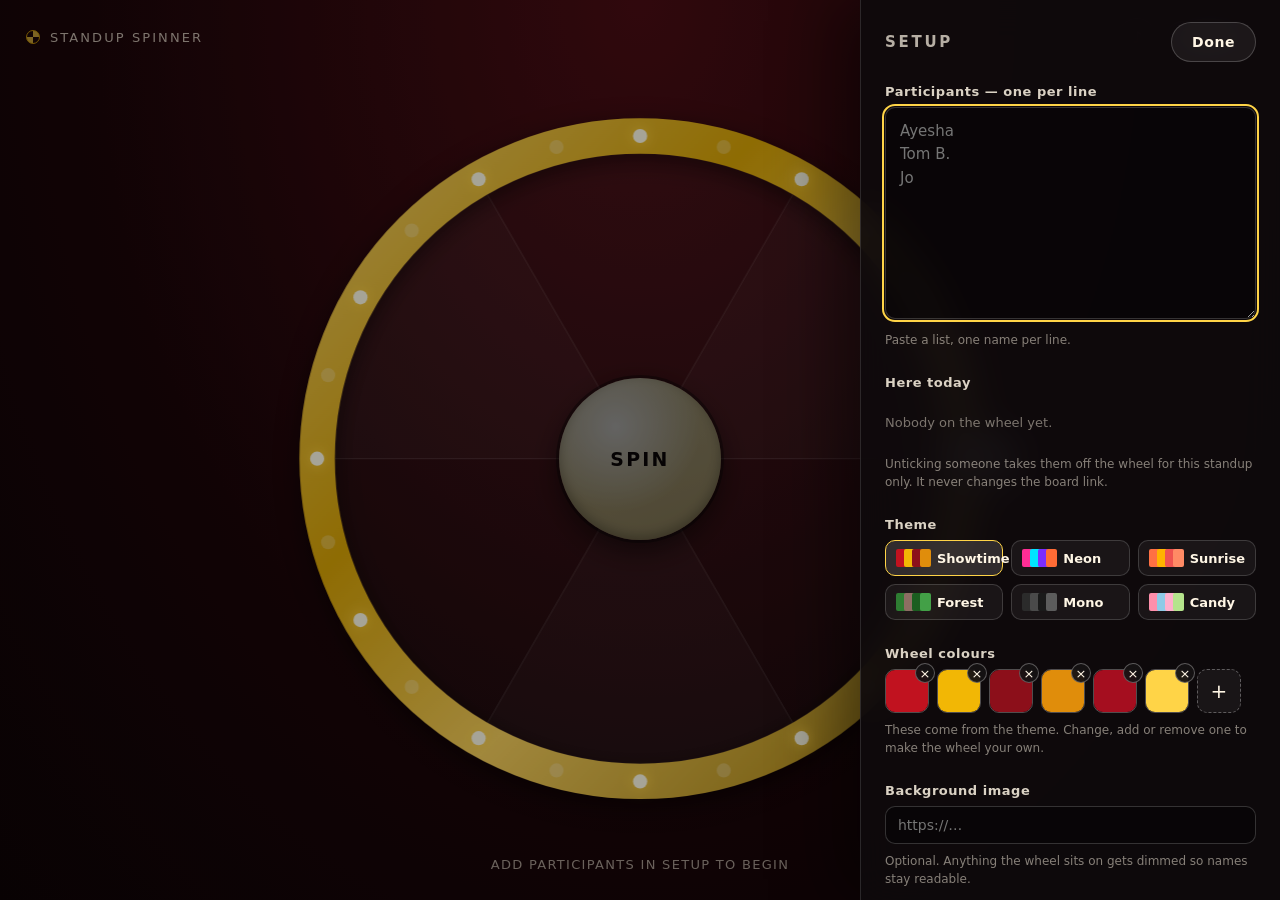
<file: index.html>
<!DOCTYPE html>
<html lang="en">
<head>
<meta charset="utf-8">
<meta name="viewport" content="width=device-width, initial-scale=1, viewport-fit=cover">
<title>Standup Spinner</title>
<meta name="description" content="Spin the wheel to pick who speaks next at standup.">
<link rel="icon" href="data:image/svg+xml,%3Csvg%20xmlns%3D%22http%3A%2F%2Fwww.w3.org%2F2000%2Fsvg%22%20viewBox%3D%220%200%2032%2032%22%3E%3Cpath%20d%3D%22M16%2016L31.00%2016.00A15%2015%200%200%201%2023.50%2028.99Z%22%20fill%3D%22%23c1121f%22%2F%3E%3Cpath%20d%3D%22M16%2016L23.50%2028.99A15%2015%200%200%201%208.50%2028.99Z%22%20fill%3D%22%23f2b705%22%2F%3E%3Cpath%20d%3D%22M16%2016L8.50%2028.99A15%2015%200%200%201%201.00%2016.00Z%22%20fill%3D%22%238c0f1a%22%2F%3E%3Cpath%20d%3D%22M16%2016L1.00%2016.00A15%2015%200%200%201%208.50%203.01Z%22%20fill%3D%22%23e08d0b%22%2F%3E%3Cpath%20d%3D%22M16%2016L8.50%203.01A15%2015%200%200%201%2023.50%203.01Z%22%20fill%3D%22%23a50e1f%22%2F%3E%3Cpath%20d%3D%22M16%2016L23.50%203.01A15%2015%200%200%201%2031.00%2016.00Z%22%20fill%3D%22%23ffd447%22%2F%3E%3Ccircle%20cx%3D%2216%22%20cy%3D%2216%22%20r%3D%2215%22%20fill%3D%22none%22%20stroke%3D%22%23f2b705%22%20stroke-width%3D%222%22%2F%3E%3Ccircle%20cx%3D%2216%22%20cy%3D%2216%22%20r%3D%224.6%22%20fill%3D%22%23ffd447%22%20stroke%3D%22%235e4500%22%20stroke-width%3D%221%22%2F%3E%3C%2Fsvg%3E">
<link rel="stylesheet" href="styles.css">
</head>
<body>
<div id="app" class="state-idle">
  <div class="bg-image" id="bgImage"></div>
  <div class="bg-scrim"></div>

  <header class="topbar">
    <div class="brand">
      <span class="brand-mark" aria-hidden="true"></span>
      <span class="brand-name">Standup Spinner</span>
    </div>
    <div class="topbar-actions">
      <button type="button" class="icon-btn" id="muteToggle" aria-pressed="false"
              aria-label="Mute sound" title="Mute sound"><span id="muteGlyph" aria-hidden="true">♪</span></button>
      <button type="button" class="btn btn-ghost" id="setupToggle" aria-expanded="false" aria-controls="setup">Setup</button>
    </div>
  </header>

  <main class="stage" id="stage">
    <div class="wheel-area">
      <div class="wheel-wrap">
        <canvas id="wheel" aria-hidden="true"></canvas>
        <button id="spinBtn" class="hub" type="button">
          <span class="hub-label">Spin</span>
        </button>
      </div>
      <p class="wheel-caption" id="caption"></p>
      <p class="away-strip" id="awayStrip" hidden></p>
    </div>

    <section class="speaker" id="speaker" aria-labelledby="speakerName">
      <div class="speaker-inner">
        <p class="eyebrow">Now speaking</p>
        <h1 class="speaker-name" id="speakerName"></h1>

        <ul class="prompts" id="prompts"></ul>

        <div class="timer" id="timer">
          <div class="clock" id="clock">0:00</div>
          <div class="track"><div class="fill" id="timerFill"></div></div>
          <div class="timer-controls">
            <button type="button" class="btn btn-primary" id="timerToggle">Start</button>
            <button type="button" class="btn" id="timerReset">Reset</button>
          </div>
        </div>
      </div>
    </section>

    <section class="endcard" id="endcard" aria-labelledby="endTitle">
      <div class="endcard-inner">
        <p class="eyebrow">That's standup</p>
        <h1 class="end-title" id="endTitle"></h1>
        <p class="end-sub" id="endSub"></p>
        <ol class="order" id="order"></ol>
        <div class="end-actions">
          <button type="button" class="btn btn-primary" id="newRound">New round</button>
          <button type="button" class="btn" id="copyLink">Copy board link</button>
        </div>
      </div>
    </section>
  </main>

  <aside class="setup" id="setup" aria-label="Setup" aria-hidden="true">
    <div class="setup-head">
      <h2>Setup</h2>
      <button type="button" class="btn btn-ghost" id="setupClose">Done</button>
    </div>

    <div class="field">
      <label for="roster">Participants — one per line</label>
      <textarea id="roster" rows="8" spellcheck="false" autocomplete="off"
                placeholder="Ayesha&#10;Tom B.&#10;Jo"></textarea>
      <p class="hint" id="rosterHint"></p>
      <p class="warn" id="dupWarn" hidden></p>
    </div>

    <div class="field">
      <p class="field-label">Here today</p>
      <div class="presence" id="presence"></div>
      <p class="hint">Unticking someone takes them off the wheel for this standup only. It never changes the board link.</p>
    </div>

    <div class="field">
      <p class="field-label" id="themeLabel">Theme</p>
      <div class="themes" id="themes" role="radiogroup" aria-labelledby="themeLabel"></div>
    </div>

    <div class="field">
      <p class="field-label" id="coloursLabel">Wheel colours</p>
      <div class="colours" id="colours" role="group" aria-labelledby="coloursLabel"></div>
      <p class="hint" id="coloursHint"></p>
      <button type="button" class="btn btn-small" id="coloursReset" hidden>Back to theme colours</button>
    </div>

    <div class="field">
      <label for="background">Background image</label>
      <input type="url" id="background" placeholder="https://…" spellcheck="false" autocomplete="off">
      <p class="hint" id="backgroundHint">Optional. Anything the wheel sits on gets dimmed so names stay readable.</p>
    </div>

    <div class="field">
      <label for="turnLength">Turn length</label>
      <div class="row">
        <input type="number" id="turnLength" min="15" max="3600" step="15" inputmode="numeric">
        <span class="unit">seconds</span>
      </div>
      <label class="check" for="autoStart">
        <input type="checkbox" id="autoStart">
        <span>Start the clock as soon as the wheel lands</span>
      </label>
    </div>

    <div class="setup-actions">
      <button type="button" class="btn" id="copyLinkSetup">Copy board link</button>
      <button type="button" class="btn btn-quiet" id="startAgain" hidden>Start again</button>
    </div>
    <p class="hint" id="startAgainHint" hidden>Puts everyone back on the wheel and clears the clock. Who's away today stays away.</p>
  </aside>
  <div class="scrim-click" id="setupScrim" hidden></div>

  <canvas class="confetti" id="confetti" aria-hidden="true"></canvas>

  <div class="toast" id="toast" hidden>
    <span id="toastText"></span>
    <button type="button" class="toast-undo" id="toastUndo">Undo</button>
  </div>

  <div class="sr-only" id="announcer" aria-live="polite" role="status"></div>
</div>
<script src="app.js"></script>
</body>
</html>
</file>
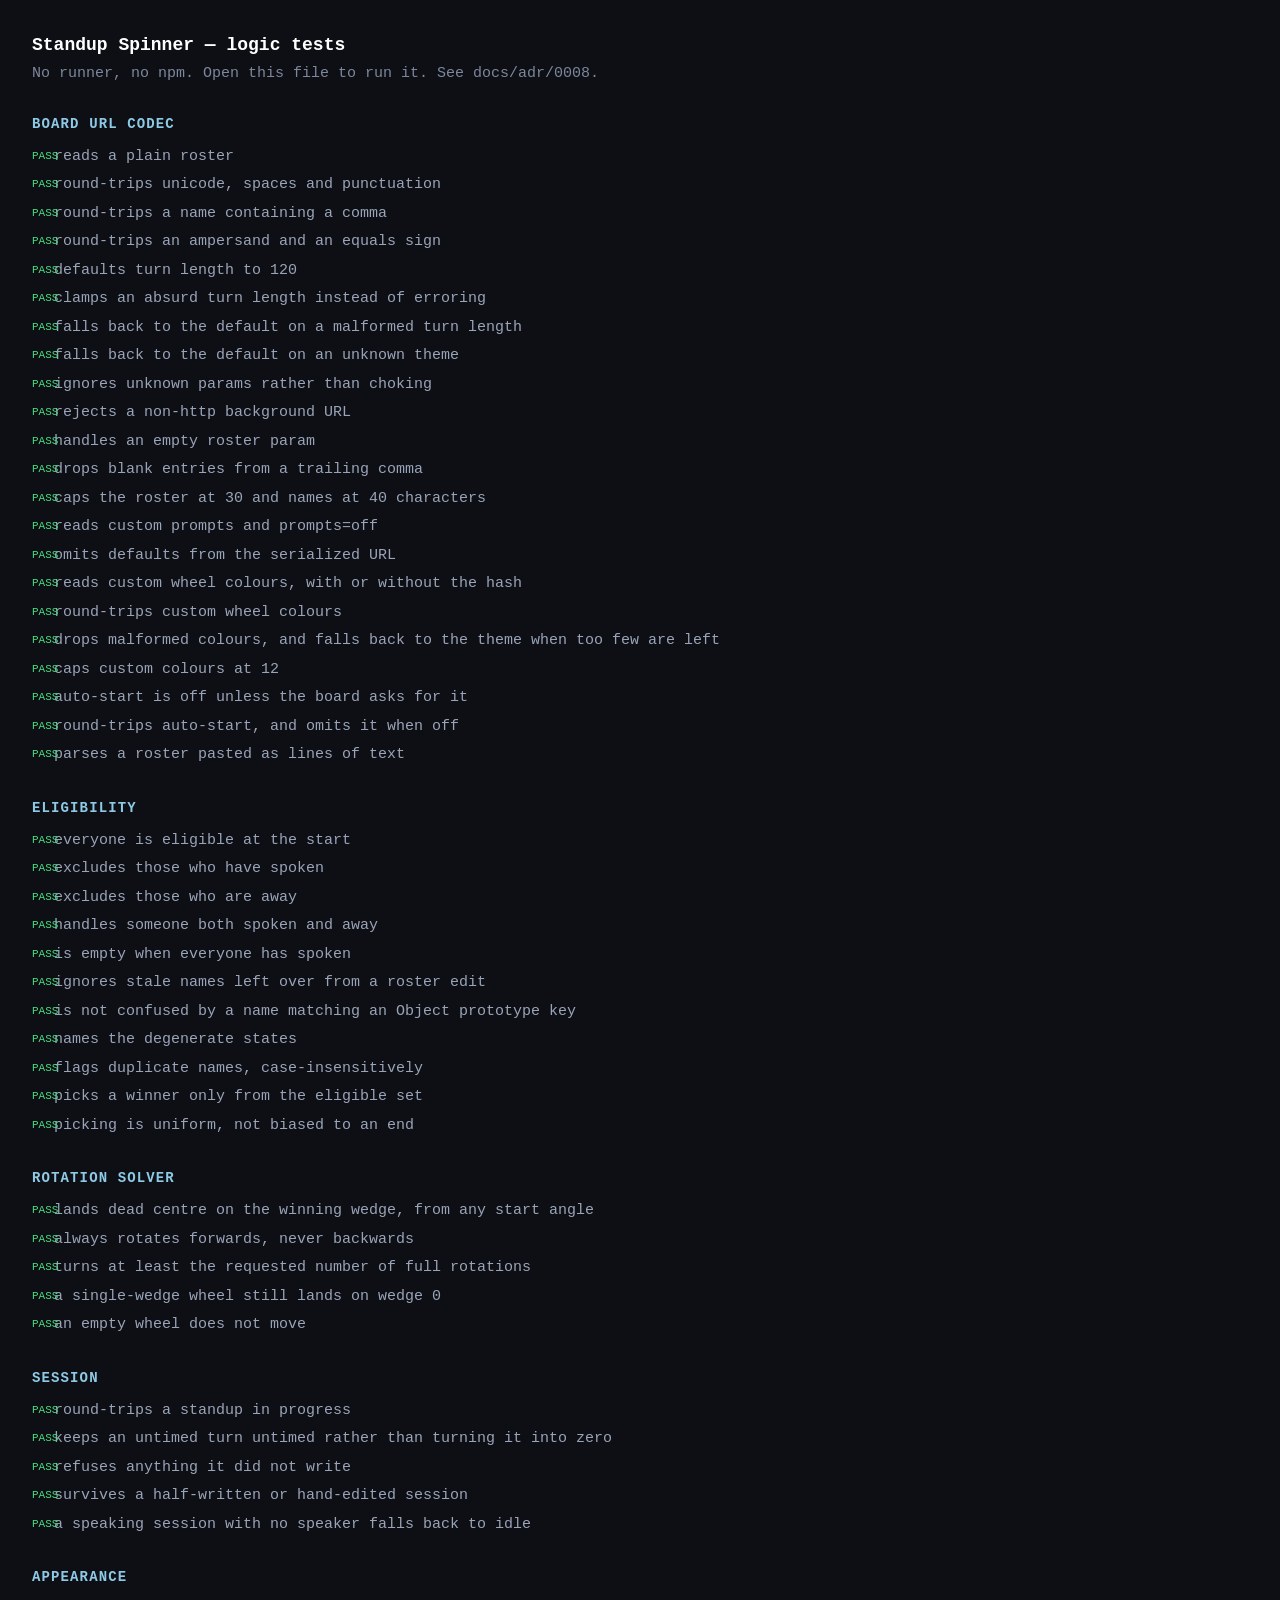
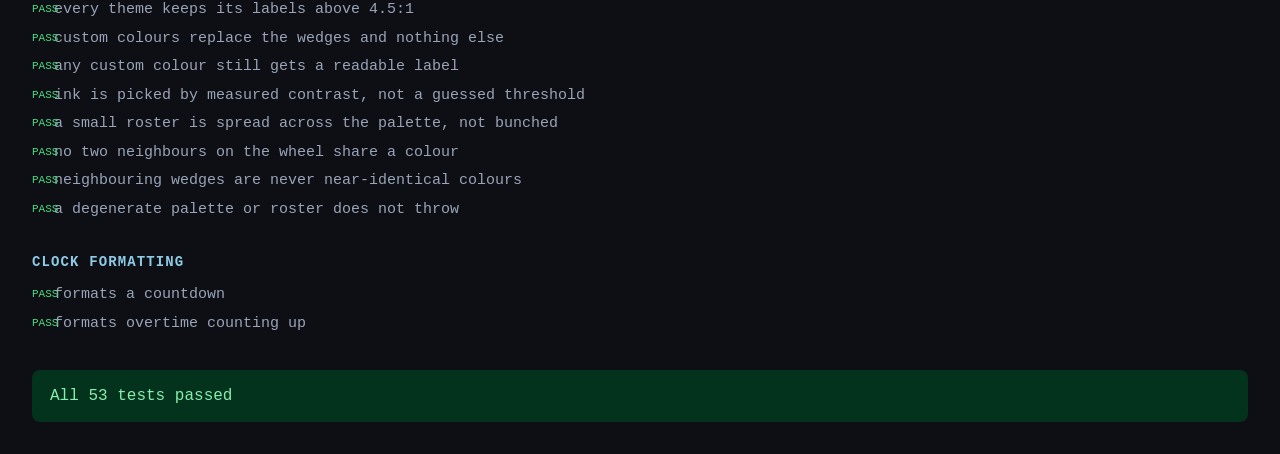
<file: tests.html>
<!DOCTYPE html>
<html lang="en">
<head>
<meta charset="utf-8">
<title>Standup Spinner — tests</title>
<style>
  body { font: 15px/1.5 ui-monospace, SFMono-Regular, Menlo, monospace;
         background: #0d0f14; color: #d7dce5; margin: 0; padding: 32px; }
  h1 { font-size: 18px; margin: 0 0 4px; color: #fff; }
  .sub { color: #7d879c; margin-bottom: 24px; }
  h2 { font-size: 14px; margin: 28px 0 8px; color: #8ecae6; text-transform: uppercase; letter-spacing: .08em; }
  .case { padding: 3px 0 3px 22px; position: relative; }
  .case::before { position: absolute; left: 0; }
  .pass::before { content: "PASS"; color: #4ade80; font-size: 11px; top: 5px; }
  .fail::before { content: "FAIL"; color: #f87171; font-size: 11px; top: 5px; }
  .pass { color: #9aa4b8; }
  .fail { color: #fca5a5; }
  .detail { color: #f87171; padding-left: 22px; font-size: 13px; }
  #summary { margin-top: 32px; padding: 14px 18px; border-radius: 8px; font-size: 16px; }
  .ok { background: #04331d; color: #86efac; }
  .bad { background: #3b0d0d; color: #fca5a5; }
</style>
</head>
<body>
<h1>Standup Spinner — logic tests</h1>
<div class="sub">No runner, no npm. Open this file to run it. See docs/adr/0008.</div>
<div id="out"></div>
<div id="summary"></div>

<script src="app.js"></script>
<script>
(function () {
  var S = window.Spinner;
  var out = document.getElementById('out');
  var passed = 0, failed = 0;

  function suite(name) {
    var h = document.createElement('h2');
    h.textContent = name;
    out.appendChild(h);
  }

  function test(name, fn) {
    var row = document.createElement('div');
    try {
      fn();
      row.className = 'case pass';
      row.textContent = name;
      passed++;
    } catch (err) {
      row.className = 'case fail';
      row.textContent = name;
      var detail = document.createElement('div');
      detail.className = 'detail';
      detail.textContent = err.message;
      out.appendChild(row);
      out.appendChild(detail);
      failed++;
      return;
    }
    out.appendChild(row);
  }

  function eq(actual, expected, note) {
    var a = JSON.stringify(actual), b = JSON.stringify(expected);
    if (a !== b) throw new Error((note ? note + ': ' : '') + 'expected ' + b + ', got ' + a);
  }

  function ok(value, note) {
    if (!value) throw new Error(note || 'expected truthy, got ' + JSON.stringify(value));
  }

  /* ---------------------------------------------------- the Board URL codec */
  suite('Board URL codec');

  test('reads a plain roster', function () {
    eq(S.parseBoard('?p=Ayesha,Tom,Jo').participants, ['Ayesha', 'Tom', 'Jo']);
  });

  test('round-trips unicode, spaces and punctuation', function () {
    var names = ['Zoë', 'Tom B.', '李雷', 'Ana-María', 'Jo 🎉'];
    var qs = S.serializeBoard({ participants: names });
    eq(S.parseBoard(qs).participants, names);
  });

  test('round-trips a name containing a comma', function () {
    var names = ['Smith, John', 'Jo'];
    eq(S.parseBoard(S.serializeBoard({ participants: names })).participants, names);
  });

  test('round-trips an ampersand and an equals sign', function () {
    var names = ['Tom & Jerry', 'a=b'];
    eq(S.parseBoard(S.serializeBoard({ participants: names })).participants, names);
  });

  test('defaults turn length to 120', function () {
    eq(S.parseBoard('?p=Jo').turnSeconds, 120);
  });

  test('clamps an absurd turn length instead of erroring', function () {
    eq(S.parseBoard('?p=Jo&t=99999').turnSeconds, 3600);
    eq(S.parseBoard('?p=Jo&t=2').turnSeconds, 15);
  });

  test('falls back to the default on a malformed turn length', function () {
    eq(S.parseBoard('?p=Jo&t=banana').turnSeconds, 120);
  });

  test('falls back to the default on an unknown theme', function () {
    eq(S.parseBoard('?p=Jo&theme=chartreuse').theme, 'showtime');
  });

  test('ignores unknown params rather than choking', function () {
    eq(S.parseBoard('?p=Jo&somethingNew=1&v=7').participants, ['Jo']);
  });

  test('rejects a non-http background URL', function () {
    eq(S.parseBoard('?p=Jo&bg=javascript%3Aalert(1)').background, '');
    eq(S.parseBoard('?p=Jo&bg=' + encodeURIComponent('https://x.test/a.png')).background,
       'https://x.test/a.png');
  });

  test('handles an empty roster param', function () {
    eq(S.parseBoard('?p=').participants, []);
    eq(S.parseBoard('').participants, []);
  });

  test('drops blank entries from a trailing comma', function () {
    eq(S.parseBoard('?p=Jo,,Tom,').participants, ['Jo', 'Tom']);
  });

  test('caps the roster at 30 and names at 40 characters', function () {
    var many = [];
    for (var i = 0; i < 40; i++) many.push('P' + i);
    eq(S.parseBoard(S.serializeBoard({ participants: many })).participants.length, 30);
    var long = new Array(80).join('x');
    eq(S.parseBoard(S.serializeBoard({ participants: [long] })).participants[0].length, 40);
  });

  test('reads custom prompts and prompts=off', function () {
    eq(S.parseBoard('?p=Jo&prompts=off').prompts, []);
    eq(S.parseBoard(S.serializeBoard({ participants: ['Jo'], prompts: ['Done', 'Next'] })).prompts,
       ['Done', 'Next']);
  });

  test('omits defaults from the serialized URL', function () {
    eq(S.serializeBoard({ participants: ['Jo'], turnSeconds: 120, theme: 'showtime',
                          prompts: S.DEFAULT_PROMPTS }), '?p=Jo');
  });

  test('reads custom wheel colours, with or without the hash', function () {
    eq(S.parseBoard('?p=Jo&colors=c1121f,%23F2B705,0af').colours,
       ['#c1121f', '#f2b705', '#00aaff']);
  });

  test('round-trips custom wheel colours', function () {
    var colours = ['#112233', '#445566', '#778899'];
    var qs = S.serializeBoard({ participants: ['Jo'], colours: colours });
    eq(qs, '?p=Jo&colors=112233,445566,778899');
    eq(S.parseBoard(qs).colours, colours);
  });

  test('drops malformed colours, and falls back to the theme when too few are left', function () {
    eq(S.parseBoard('?p=Jo&colors=112233,banana,445566,12345').colours, ['#112233', '#445566']);
    eq(S.parseBoard('?p=Jo&colors=112233,banana').colours, []);
    eq(S.parseBoard('?p=Jo&colors=').colours, []);
    eq(S.parseBoard('?p=Jo').colours, []);
  });

  test('caps custom colours at 12', function () {
    var many = [];
    for (var i = 0; i < 20; i++) many.push('0000' + (i + 16).toString(16));
    eq(S.parseBoard('?p=Jo&colors=' + many.join(',')).colours.length, 12);
  });

  test('auto-start is off unless the board asks for it', function () {
    eq(S.parseBoard('?p=Jo').autoStart, false);
    eq(S.parseBoard('?p=Jo&autostart=on').autoStart, true);
    eq(S.parseBoard('?p=Jo&autostart=1').autoStart, true);
    eq(S.parseBoard('?p=Jo&autostart=off').autoStart, false);
    eq(S.parseBoard('?p=Jo&autostart=banana').autoStart, false);
    eq(S.parseBoard('?p=Jo&autostart').autoStart, false);
  });

  test('round-trips auto-start, and omits it when off', function () {
    eq(S.serializeBoard({ participants: ['Jo'], autoStart: true }), '?p=Jo&autostart=on');
    eq(S.serializeBoard({ participants: ['Jo'], autoStart: false }), '?p=Jo');
    eq(S.parseBoard(S.serializeBoard({ participants: ['Jo'], autoStart: true })).autoStart, true);
  });

  test('parses a roster pasted as lines of text', function () {
    eq(S.parseRosterText('  Ayesha \n\nTom B.\n  \nJo\n'), ['Ayesha', 'Tom B.', 'Jo']);
  });

  /* ------------------------------------------------------------ eligibility */
  suite('Eligibility');

  test('everyone is eligible at the start', function () {
    eq(S.eligible(['A', 'B', 'C'], [], []), ['A', 'B', 'C']);
  });

  test('excludes those who have spoken', function () {
    eq(S.eligible(['A', 'B', 'C'], ['B'], []), ['A', 'C']);
  });

  test('excludes those who are away', function () {
    eq(S.eligible(['A', 'B', 'C'], [], ['C']), ['A', 'B']);
  });

  test('handles someone both spoken and away', function () {
    eq(S.eligible(['A', 'B'], ['A'], ['A']), ['B']);
  });

  test('is empty when everyone has spoken', function () {
    eq(S.eligible(['A', 'B'], ['A', 'B'], []), []);
  });

  test('ignores stale names left over from a roster edit', function () {
    eq(S.eligible(['A', 'B'], ['Removed'], ['AlsoGone']), ['A', 'B']);
  });

  test('is not confused by a name matching an Object prototype key', function () {
    eq(S.eligible(['constructor', 'toString', 'A'], ['toString'], []), ['constructor', 'A']);
  });

  test('names the degenerate states', function () {
    eq(S.rosterState([], [], []), 'setup');
    eq(S.rosterState(['A', 'B'], [], ['A', 'B']), 'all-away');
    eq(S.rosterState(['A', 'B'], ['A'], []), 'ready');
    eq(S.rosterState(['A', 'B'], ['A'], ['B']), 'complete');
    eq(S.rosterState(['A'], [], []), 'ready');
  });

  test('flags duplicate names, case-insensitively', function () {
    eq(S.findDuplicates(['Tom', 'Jo', 'tom']), ['tom']);
    eq(S.findDuplicates(['Tom', 'Jo']), []);
  });

  test('picks a winner only from the eligible set', function () {
    var pool = ['A', 'B', 'C'];
    for (var i = 0; i < 200; i++) ok(pool.indexOf(S.pickWinner(pool)) !== -1);
    eq(S.pickWinner([]), null);
  });

  test('picking is uniform, not biased to an end', function () {
    eq(S.pickWinner(['A', 'B', 'C'], function () { return 0; }), 'A');
    eq(S.pickWinner(['A', 'B', 'C'], function () { return 0.999999; }), 'C');
    eq(S.pickWinner(['A', 'B', 'C'], function () { return 0.5; }), 'B');
  });

  /* --------------------------------------------------------- rotation solver */
  suite('Rotation solver');

  test('lands dead centre on the winning wedge, from any start angle', function () {
    for (var count = 1; count <= 30; count++) {
      for (var idx = 0; idx < count; idx++) {
        for (var s = 0; s < 12; s++) {
          var start = (s / 12) * S.TAU * 3.7;
          var end = S.solveRotation(start, idx, count, 5);
          eq(S.wedgeAtPointer(end, count), idx,
             'count=' + count + ' idx=' + idx + ' start=' + start.toFixed(2));
        }
      }
    }
  });

  test('always rotates forwards, never backwards', function () {
    for (var i = 0; i < 50; i++) {
      var start = Math.random() * 100;
      ok(S.solveRotation(start, i % 8, 8, 4) > start);
    }
  });

  test('turns at least the requested number of full rotations', function () {
    var end = S.solveRotation(0, 3, 7, 5);
    ok(end >= 5 * S.TAU, 'expected at least 5 turns, got ' + (end / S.TAU).toFixed(2));
    ok(end < 6 * S.TAU, 'expected under 6 turns, got ' + (end / S.TAU).toFixed(2));
  });

  test('a single-wedge wheel still lands on wedge 0', function () {
    eq(S.wedgeAtPointer(S.solveRotation(1.234, 0, 1, 3), 1), 0);
  });

  test('an empty wheel does not move', function () {
    eq(S.solveRotation(2.5, 0, 0, 4), 2.5);
  });

  /* ---------------------------------------------------------------- session */
  suite('Session');

  test('round-trips a standup in progress', function () {
    var state = {
      spoken: ['Ada', 'Grace'],
      away: ['Hopper'],
      speaker: 'Grace',
      phase: 'speaking',
      roundStartedAt: 1700000000000,
      turns: [{ name: 'Ada', seconds: 74.2, overtime: false }],
      timer: { running: true, since: 1700000000100, accumulated: 500, everStarted: true }
    };
    var back = S.unpackSession(JSON.stringify(S.packSession(state)));
    eq(back.spoken, state.spoken);
    eq(back.away, state.away);
    eq(back.speaker, 'Grace');
    eq(back.phase, 'speaking');
    eq(back.turns, state.turns);
    eq(back.timer, state.timer);
  });

  test('keeps an untimed turn untimed rather than turning it into zero', function () {
    var packed = S.packSession({
      spoken: [], away: [], speaker: null, phase: 'idle', roundStartedAt: null,
      turns: [{ name: 'Ada', seconds: null, overtime: false }],
      timer: {}
    });
    eq(S.unpackSession(JSON.stringify(packed)).turns[0].seconds, null);
  });

  test('refuses anything it did not write', function () {
    eq(S.unpackSession('not json at all'), null);
    eq(S.unpackSession('{"v":99,"spoken":["Ada"]}'), null);
    eq(S.unpackSession(null), null);
    eq(S.unpackSession('[]'), null);
  });

  test('survives a half-written or hand-edited session', function () {
    var back = S.unpackSession('{"v":1,"spoken":"Ada","turns":[{"nope":1},null],"phase":"banana"}');
    eq(back.spoken, []);
    eq(back.turns, []);
    eq(back.phase, 'idle');
    eq(back.timer.accumulated, 0);
  });

  test('a speaking session with no speaker falls back to idle', function () {
    eq(S.unpackSession('{"v":1,"phase":"speaking"}').phase, 'idle');
  });

  /* ------------------------------------------------------------- appearance */
  suite('Appearance');

  test('every theme keeps its labels above 4.5:1', function () {
    S.themeNames().forEach(function (name) {
      S.theme(name).wedges.forEach(function (wedge) {
        var ratio = S.contrastRatio(wedge, S.inkFor(wedge));
        ok(ratio >= 4.5, name + ' wedge ' + wedge + ' is only ' + ratio.toFixed(2) + ':1');
      });
    });
  });

  test('custom colours replace the wedges and nothing else', function () {
    var custom = S.palette({ theme: 'neon', colours: ['#112233', '#445566'] });
    eq(custom.wedges, ['#112233', '#445566']);
    eq(custom.accent, S.theme('neon').accent);
    eq(custom.bg, S.theme('neon').bg);
    eq(S.palette({ theme: 'neon', colours: [] }).wedges, S.theme('neon').wedges);
    eq(S.palette({ theme: 'neon' }).wedges, S.theme('neon').wedges);
    eq(S.theme('neon').wedges.length, 6, 'the theme itself is untouched');
  });

  test('any custom colour still gets a readable label', function () {
    /* The worst case sits at the black/white crossover, a shade under the
       4.5:1 the hand-made palettes are held to. */
    for (var v = 0; v < 256; v++) {
      var h = (v < 16 ? '0' : '') + v.toString(16);
      ['#' + h + h + h, '#' + h + '0000', '#00' + h + '00', '#0000' + h].forEach(function (hex) {
        var ratio = S.contrastRatio(hex, S.inkFor(hex));
        ok(ratio >= 4.2, hex + ' is only ' + ratio.toFixed(2) + ':1');
      });
    }
  });

  test('ink is picked by measured contrast, not a guessed threshold', function () {
    eq(S.inkFor('#ffffff'), '#161016');
    eq(S.inkFor('#000000'), '#ffffff');
    /* A mid-tone orange: white text on this is only 2.6:1. */
    eq(S.inkFor('#e08d0b'), '#161016');
  });

  test('a small roster is spread across the palette, not bunched', function () {
    eq(S.paletteIndex(0, 3, 6), 0);
    eq(S.paletteIndex(1, 3, 6), 2);
    eq(S.paletteIndex(2, 3, 6), 4);
  });

  test('no two neighbours on the wheel share a colour', function () {
    for (var size = 1; size <= 30; size++) {
      var colours = [];
      for (var i = 0; i < size; i++) colours.push(S.paletteIndex(i, size, 6));
      for (var j = 0; j < size; j++) {
        var next = colours[(j + 1) % size];
        if (size === 1) continue;
        ok(colours[j] !== next,
           'size ' + size + ': wedge ' + j + ' and ' + ((j + 1) % size) + ' are both ' + colours[j]);
      }
    }
  });

  test('neighbouring wedges are never near-identical colours', function () {
    /* The wheel wraps, so a palette's first and last entries are neighbours.
       Mono is deliberately low-contrast between wedges; everything else has
       considerably more room than this floor. */
    S.themeNames().forEach(function (name) {
      var wedges = S.theme(name).wedges;
      for (var i = 0; i < wedges.length; i++) {
        var next = wedges[(i + 1) % wedges.length];
        var apart = S.colourDistance(wedges[i], next);
        ok(apart >= 90, name + ': ' + wedges[i] + ' and ' + next +
           ' are only ' + apart.toFixed(0) + ' apart');
      }
    });
  });

  test('a degenerate palette or roster does not throw', function () {
    eq(S.paletteIndex(0, 0, 6), 0);
    eq(S.paletteIndex(3, 4, 0), 0);
  });

  /* ------------------------------------------------------------------ clock */
  suite('Clock formatting');

  test('formats a countdown', function () {
    eq(S.formatRemaining(120), '2:00');
    eq(S.formatRemaining(65), '1:05');
    eq(S.formatRemaining(9), '0:09');
    eq(S.formatRemaining(0), '0:00');
  });

  test('formats overtime counting up', function () {
    eq(S.formatRemaining(-1), '+0:01');
    eq(S.formatRemaining(-75), '+1:15');
  });

  /* ---------------------------------------------------------------- summary */
  var summary = document.getElementById('summary');
  summary.className = failed ? 'bad' : 'ok';
  summary.textContent = failed
    ? failed + ' failed, ' + passed + ' passed'
    : 'All ' + passed + ' tests passed';
})();
</script>
</body>
</html>
</file>
<file: styles.css>
/* Standup Spinner — theme values arrive as custom properties set by app.js */

:root {
  --bg: radial-gradient(ellipse at 50% 0%, #4a0d14 0%, #1a0508 60%, #0d0305 100%);
  --accent: #ffd447;
  --rim: #f2b705;
  --text: #fff6e5;
  --scrim: 0;
  --ui-font: "Avenir Next", "Segoe UI", system-ui, -apple-system, sans-serif;
}

* { box-sizing: border-box; }

/* Several elements below set `display`, which would otherwise beat the
   `hidden` attribute and leave them on screen. */
[hidden] { display: none !important; }

html, body {
  height: 100%;
  margin: 0;
  overflow: hidden;
  background: #0d0305;
}

body {
  font-family: var(--ui-font);
  color: var(--text);
  -webkit-font-smoothing: antialiased;
}

#app {
  position: relative;
  height: 100%;
  display: flex;
  flex-direction: column;
  background: var(--bg);
}

/* The custom background image is a layer behind everything and never spins.
   It fades in when it arrives; nothing waits on it. */
.bg-image {
  position: absolute;
  inset: 0;
  background-size: cover;
  background-position: center;
  opacity: 0;
  transition: opacity .6s ease;
  pointer-events: none;
}
.bg-image.loaded { opacity: 1; }

/* Scrim keeps labels readable over any image the user points us at. */
.bg-scrim {
  position: absolute;
  inset: 0;
  background: var(--bg);
  opacity: var(--scrim);
  pointer-events: none;
  transition: opacity .6s ease;
}

.topbar {
  position: relative;
  display: flex;
  align-items: center;
  justify-content: space-between;
  padding: 18px 26px;
  flex: 0 0 auto;
}

.brand {
  display: flex;
  align-items: center;
  gap: 10px;
  font-size: 13px;
  letter-spacing: .16em;
  text-transform: uppercase;
  opacity: .72;
}

.brand-mark {
  width: 14px;
  height: 14px;
  border-radius: 50%;
  background: conic-gradient(var(--accent) 0 25%, transparent 0 50%, var(--accent) 0 75%, transparent 0);
  border: 1px solid var(--rim);
}

.stage {
  position: relative;
  flex: 1 1 auto;
  min-height: 0;
  display: grid;
  grid-template-columns: 1fr 0fr;
  align-items: stretch;
  gap: 0;
  padding: 0 clamp(16px, 3vw, 40px) clamp(16px, 3vh, 32px);
  transition: grid-template-columns .55s cubic-bezier(.22, 1, .36, 1);
}

/* The wheel slides left and gives up half the stage to the speaker. */
#app.state-speaking .stage { grid-template-columns: 1fr 1.02fr; }
#app.state-complete .stage { grid-template-columns: 0fr 1fr; }

.wheel-area {
  display: flex;
  flex-direction: column;
  align-items: center;
  gap: 14px;
  min-width: 0;
  min-height: 0;
}

#app.state-complete .wheel-area { opacity: 0; pointer-events: none; }

/* The wrap just claims the leftover space; the canvas centres a circle in
   whatever shape that turns out to be. */
.wheel-wrap {
  position: relative;
  flex: 1 1 auto;
  min-height: 0;
  width: 100%;
}

#wheel {
  display: block;
  width: 100%;
  height: 100%;
}

/* The hub is the spin button: the most obvious thing on screen should be
   the thing you press. */
.hub {
  position: absolute;
  left: 50%;
  top: 50%;
  transform: translate(-50%, -50%);
  border-radius: 50%;
  border: none;
  padding: 0;
  cursor: pointer;
  font-family: inherit;
  color: #1a0508;
  background:
    radial-gradient(circle at 35% 30%, rgba(255,255,255,.95), rgba(255,255,255,0) 55%),
    linear-gradient(160deg, var(--accent), var(--rim));
  box-shadow:
    0 0 0 3px rgba(0,0,0,.35),
    0 10px 28px rgba(0,0,0,.55),
    inset 0 -4px 12px rgba(0,0,0,.28);
  transition: transform .12s ease, box-shadow .2s ease, filter .2s ease;
}

.hub:hover:not(:disabled) { transform: translate(-50%, -50%) scale(1.045); }
.hub:active:not(:disabled) { transform: translate(-50%, -50%) scale(.965); }

.hub:focus-visible {
  outline: 3px solid #fff;
  outline-offset: 4px;
}

.hub:disabled {
  cursor: default;
  filter: grayscale(.7) brightness(.6);
}

.hub-label {
  font-size: clamp(11px, 2.1vh, 19px);
  font-weight: 800;
  letter-spacing: .12em;
  text-transform: uppercase;
}

.wheel-caption {
  margin: 0;
  flex: 0 0 auto;
  font-size: 13px;
  letter-spacing: .1em;
  text-transform: uppercase;
  opacity: .6;
  min-height: 1.2em;
  text-align: center;
}

/* ------------------------------------------------------------ speaker view */
/* Both share the stage's second column: only one is ever visible, and the
   end card must not wrap onto an implicit third track. */
.speaker, .endcard {
  grid-column: 2;
  grid-row: 1;
  min-width: 0;
  overflow: hidden;
  display: flex;
  align-items: center;
  opacity: 0;
  visibility: hidden;
  transition: opacity .35s ease .12s, visibility 0s linear .5s;
}

#app.state-speaking .speaker,
#app.state-complete .endcard {
  opacity: 1;
  visibility: visible;
  transition: opacity .4s ease .18s, visibility 0s;
}

/* While the wheel is spinning the outgoing speaker fades back, so nobody
   reads a stale name and a freshly reset clock as if they were live. */
#app.spinning .speaker-inner { opacity: .22; }

.speaker-inner, .endcard-inner {
  transition: opacity .25s ease;
  width: 100%;
  padding-left: clamp(16px, 3vw, 44px);
  max-height: 100%;
  overflow: auto;
}

.eyebrow {
  margin: 0 0 6px;
  font-size: 12px;
  letter-spacing: .22em;
  text-transform: uppercase;
  opacity: .55;
}

.speaker-name {
  margin: 0 0 clamp(14px, 2.4vh, 26px);
  font-size: clamp(34px, 6.4vw, 84px);
  line-height: 1.02;
  letter-spacing: -.02em;
  font-weight: 800;
  overflow-wrap: anywhere;
}

/* A memory aid, not a form. Nobody types into this app during standup. */
.prompts {
  list-style: none;
  margin: 0 0 clamp(18px, 3vh, 34px);
  padding: 0;
  display: flex;
  flex-direction: column;
  gap: 8px;
  max-width: 34ch;
}

.prompts li {
  position: relative;
  padding-left: 22px;
  font-size: clamp(14px, 1.7vh, 19px);
  opacity: .78;
}

.prompts li::before {
  content: "";
  position: absolute;
  left: 0;
  top: .55em;
  width: 8px;
  height: 8px;
  border-radius: 2px;
  background: var(--accent);
  opacity: .8;
}

/* -------------------------------------------------------------------- timer */
.clock {
  font-variant-numeric: tabular-nums;
  font-feature-settings: "tnum";
  font-size: clamp(40px, 8vh, 92px);
  font-weight: 700;
  line-height: 1;
  letter-spacing: -.02em;
  transition: color .3s ease;
}

.timer.warning .clock { color: #ffb020; }
.timer.overtime .clock { color: #ff5a52; }

.track {
  margin: 14px 0 18px;
  height: 7px;
  border-radius: 4px;
  background: rgba(255,255,255,.14);
  overflow: hidden;
  max-width: 420px;
}

.fill {
  height: 100%;
  width: 100%;
  border-radius: 4px;
  background: var(--accent);
  transform-origin: left center;
  transition: background-color .3s ease;
}

.timer.warning .fill { background: #ffb020; }
.timer.overtime .fill { background: #ff5a52; }

/* Auto-start: the bar fills while the clock waits to start itself, then the
   clock kicks as it goes. The kick plays on a manual start too. */
.timer.arming .fill { animation: timer-arm var(--arm, 2500ms) linear both; }
.timer.started .clock { animation: clock-go .7s cubic-bezier(.2, 1.6, .4, 1); transform-origin: 0 60%; }
.timer.started .track { animation: track-go .7s ease-out; }

@keyframes timer-arm {
  from { transform: scaleX(0); opacity: .45; }
  to   { transform: scaleX(1); opacity: 1; }
}

@keyframes clock-go {
  0%   { transform: scale(1); }
  35%  { transform: scale(1.12); color: var(--accent); text-shadow: 0 0 28px var(--accent); }
  100% { transform: scale(1); }
}

@keyframes track-go {
  0%   { box-shadow: 0 0 0 0 var(--accent); }
  100% { box-shadow: 0 0 0 12px transparent; }
}

.timer-controls { display: flex; gap: 10px; flex-wrap: wrap; }

.btn {
  font-family: inherit;
  font-size: 14px;
  font-weight: 600;
  letter-spacing: .04em;
  padding: 11px 20px;
  border-radius: 999px;
  border: 1px solid rgba(255,255,255,.28);
  background: rgba(255,255,255,.07);
  color: var(--text);
  cursor: pointer;
  transition: background-color .15s ease, transform .1s ease, border-color .15s ease;
}

.btn:hover { background: rgba(255,255,255,.15); }
.btn:active { transform: translateY(1px); }
.btn:focus-visible { outline: 3px solid var(--accent); outline-offset: 2px; }

.btn-primary {
  background: var(--accent);
  border-color: transparent;
  color: #16100a;
}
.btn-primary:hover { background: var(--accent); filter: brightness(1.08); }

/* ----------------------------------------------------------------- end card */
.end-title {
  margin: 0 0 8px;
  font-size: clamp(30px, 5vw, 64px);
  font-weight: 800;
  letter-spacing: -.02em;
}

.end-sub {
  margin: 0 0 clamp(16px, 2.6vh, 28px);
  font-size: clamp(14px, 1.8vh, 19px);
  opacity: .7;
}

.order {
  list-style: none;
  counter-reset: turn;
  margin: 0 0 clamp(18px, 3vh, 30px);
  padding: 0;
  display: flex;
  flex-direction: column;
  gap: 6px;
  max-width: 440px;
}

.order li {
  counter-increment: turn;
  display: flex;
  align-items: baseline;
  gap: 12px;
  padding: 9px 14px;
  border-radius: 10px;
  background: rgba(255,255,255,.06);
  font-size: clamp(14px, 1.7vh, 18px);
}

.order li::before {
  content: counter(turn);
  font-size: 12px;
  opacity: .5;
  min-width: 1.2em;
  font-variant-numeric: tabular-nums;
}

.order .who { font-weight: 600; flex: 1 1 auto; overflow-wrap: anywhere; }

.order .took {
  font-variant-numeric: tabular-nums;
  opacity: .65;
  font-size: .92em;
}

.order li.over { background: rgba(255,90,82,.16); }
.order li.over .took { color: #ff8a84; opacity: 1; }
.order li.untimed .took { font-style: italic; opacity: .45; }

.end-actions { display: flex; gap: 10px; flex-wrap: wrap; }

.sr-only {
  position: absolute;
  width: 1px; height: 1px;
  padding: 0; margin: -1px;
  overflow: hidden;
  clip: rect(0 0 0 0);
  white-space: nowrap;
  border: 0;
}

@media (max-width: 860px) {
  .topbar { padding: 12px 16px; }

  /* A phone is a spectator, not the facilitator: stack, and let the wheel
     become a strip above the speaker. */
  .stage,
  #app.state-speaking .stage,
  #app.state-complete .stage {
    grid-template-columns: 1fr;
    grid-template-rows: minmax(0, 1fr) auto;
    transition: none;
  }

  .speaker, .endcard { grid-column: 1; grid-row: 2; }
  #app.state-speaking .wheel-area { flex: 0 0 34vh; }
  /* With the wheel gone there is only the card, so it gets the whole stage
     rather than being pushed into a second row under a blank one. */
  #app.state-complete .wheel-area { display: none; }
  #app.state-complete .stage { grid-template-rows: 1fr; }
  #app.state-complete .endcard { grid-row: 1; }

  .speaker-inner, .endcard-inner { padding-left: 0; padding-top: 12px; }
  .speaker-name { font-size: clamp(30px, 9vw, 52px); }
  .clock { font-size: clamp(38px, 12vw, 64px); }
}

/* ------------------------------------------------------------ setup panel */
.topbar .btn-ghost {
  padding: 8px 16px;
  font-size: 13px;
  letter-spacing: .1em;
  text-transform: uppercase;
}

.btn-ghost {
  background: rgba(255,255,255,.06);
  border-color: rgba(255,255,255,.2);
}

.setup {
  position: absolute;
  top: 0;
  right: 0;
  z-index: 30;
  width: min(420px, 92vw);
  height: 100%;
  overflow-y: auto;
  padding: 22px 24px 32px;
  background: rgba(14, 10, 12, .93);
  backdrop-filter: blur(18px);
  -webkit-backdrop-filter: blur(18px);
  border-left: 1px solid rgba(255,255,255,.12);
  box-shadow: -24px 0 60px rgba(0,0,0,.45);
  transform: translateX(101%);
  visibility: hidden;
  transition: transform .34s cubic-bezier(.22, 1, .36, 1), visibility 0s linear .34s;
}

#app.setup-open .setup {
  transform: translateX(0);
  visibility: visible;
  transition: transform .34s cubic-bezier(.22, 1, .36, 1), visibility 0s;
}

.scrim-click {
  position: absolute;
  inset: 0;
  z-index: 20;
  background: rgba(0,0,0,.35);
}

.setup-head {
  display: flex;
  align-items: center;
  justify-content: space-between;
  margin-bottom: 22px;
}

.setup-head h2 {
  margin: 0;
  font-size: 15px;
  letter-spacing: .18em;
  text-transform: uppercase;
  opacity: .7;
  font-weight: 600;
}

.field { margin-bottom: 26px; }

.field label, .field-label {
  display: block;
  margin: 0 0 8px;
  font-size: 13px;
  font-weight: 600;
  letter-spacing: .04em;
  opacity: .85;
}

#roster {
  width: 100%;
  resize: vertical;
  min-height: 140px;
  padding: 12px 14px;
  border-radius: 10px;
  border: 1px solid rgba(255,255,255,.18);
  background: rgba(0,0,0,.35);
  color: var(--text);
  font-family: inherit;
  font-size: 15px;
  line-height: 1.55;
}

#roster:focus-visible, input[type="number"]:focus-visible {
  outline: 2px solid var(--accent);
  outline-offset: 1px;
}

.hint {
  margin: 8px 0 0;
  font-size: 12px;
  line-height: 1.5;
  opacity: .5;
}

.warn {
  margin: 10px 0 0;
  padding: 9px 12px;
  border-radius: 8px;
  background: rgba(255,90,82,.16);
  color: #ffb4af;
  font-size: 13px;
  line-height: 1.45;
}

.presence {
  display: flex;
  flex-direction: column;
  gap: 2px;
}

.presence label {
  display: flex;
  align-items: center;
  gap: 10px;
  margin: 0;
  padding: 7px 10px;
  border-radius: 8px;
  font-size: 15px;
  font-weight: 500;
  letter-spacing: 0;
  opacity: 1;
  cursor: pointer;
  transition: background-color .12s ease;
}

.presence label:hover { background: rgba(255,255,255,.07); }
.presence input { width: 17px; height: 17px; accent-color: var(--accent); cursor: pointer; }
.presence label.away { opacity: .42; text-decoration: line-through; }
.presence .empty { opacity: .45; font-size: 13px; padding: 4px 0; }

.row { display: flex; align-items: center; gap: 10px; }

input[type="number"] {
  width: 96px;
  padding: 10px 12px;
  border-radius: 10px;
  border: 1px solid rgba(255,255,255,.18);
  background: rgba(0,0,0,.35);
  color: var(--text);
  font-family: inherit;
  font-size: 15px;
}

.unit { font-size: 14px; opacity: .6; }

.setup-actions { display: flex; gap: 10px; flex-wrap: wrap; }

.btn-quiet {
  border-color: rgba(255, 90, 82, .45);
  color: #ffb4af;
  background: rgba(255, 90, 82, .1);
}

.btn-quiet:hover { background: rgba(255, 90, 82, .2); }

/* Away participants leave the wheel entirely and are listed under it: being
   away is a fact about today, settled before the first spin. */
.away-strip {
  margin: 0;
  flex: 0 0 auto;
  font-size: 12px;
  letter-spacing: .06em;
  text-transform: uppercase;
  opacity: .42;
  text-align: center;
}

/* ------------------------------------------------------------------ toast */
.toast {
  position: absolute;
  z-index: 40;
  left: 50%;
  bottom: 26px;
  transform: translateX(-50%);
  display: flex;
  align-items: center;
  gap: 14px;
  padding: 11px 14px 11px 18px;
  border-radius: 999px;
  background: rgba(22, 18, 20, .95);
  border: 1px solid rgba(255,255,255,.16);
  box-shadow: 0 12px 34px rgba(0,0,0,.5);
  font-size: 14px;
  animation: toast-in .22s ease;
}

@keyframes toast-in {
  from { opacity: 0; transform: translate(-50%, 10px); }
  to   { opacity: 1; transform: translate(-50%, 0); }
}

.toast-undo {
  font: inherit;
  font-weight: 700;
  color: var(--accent);
  background: none;
  border: none;
  padding: 4px 8px;
  border-radius: 6px;
  cursor: pointer;
}

.toast-undo:hover { background: rgba(255,255,255,.1); }

/* The celebration sits over the stage but under Setup, and never takes a
   click: someone can press Next while it is still falling. */
.confetti {
  position: fixed;
  inset: 0;
  width: 100%;
  height: 100%;
  z-index: 15;
  pointer-events: none;
}

/* The name arrives with a bounce, in time with the confetti. */
.speaker-name.pop {
  transform-origin: 0 60%;
  animation: name-pop .75s cubic-bezier(.2, 1.6, .4, 1) .16s both;
}

@keyframes name-pop {
  0%   { transform: scale(.55) translateY(14px); opacity: 0; filter: blur(6px); }
  60%  { opacity: 1; filter: blur(0); }
  100% { transform: none; opacity: 1; filter: none; }
}

@media (prefers-reduced-motion: reduce) {
  .setup, .stage, .toast, .speaker-name.pop { transition-duration: .01ms; animation: none; }
  .timer.arming .fill, .timer.started .clock, .timer.started .track { animation: none; }
}

/* --------------------------------------------------------- theme controls */
.topbar-actions { display: flex; align-items: center; gap: 10px; }

.icon-btn {
  width: 38px;
  height: 38px;
  display: grid;
  place-items: center;
  font-size: 16px;
  font-family: inherit;
  border-radius: 999px;
  border: 1px solid rgba(255,255,255,.2);
  background: rgba(255,255,255,.06);
  color: var(--text);
  cursor: pointer;
  transition: background-color .15s ease, opacity .15s ease;
}

.icon-btn:hover { background: rgba(255,255,255,.15); }
.icon-btn:focus-visible { outline: 3px solid var(--accent); outline-offset: 2px; }
.icon-btn[aria-pressed="true"] { opacity: .5; }
.icon-btn[aria-pressed="true"] span { text-decoration: line-through; }

.themes {
  display: grid;
  grid-template-columns: repeat(auto-fill, minmax(104px, 1fr));
  gap: 8px;
}

.theme-swatch {
  display: flex;
  align-items: center;
  gap: 9px;
  padding: 8px 10px;
  border-radius: 10px;
  border: 1px solid rgba(255,255,255,.16);
  background: rgba(255,255,255,.05);
  color: var(--text);
  font: inherit;
  font-size: 13px;
  font-weight: 600;
  cursor: pointer;
  transition: border-color .15s ease, background-color .15s ease;
}

.theme-swatch:hover { background: rgba(255,255,255,.12); }
.theme-swatch:focus-visible { outline: 3px solid var(--accent); outline-offset: 2px; }

.theme-swatch[aria-checked="true"] {
  border-color: var(--accent);
  background: rgba(255,255,255,.14);
}

.swatch-dots {
  display: flex;
  flex: 0 0 auto;
}

.swatch-dots i {
  width: 11px;
  height: 18px;
  display: block;
  border-radius: 2px;
  margin-right: -3px;
}

input[type="url"] {
  width: 100%;
  padding: 10px 12px;
  border-radius: 10px;
  border: 1px solid rgba(255,255,255,.18);
  background: rgba(0,0,0,.35);
  color: var(--text);
  font-family: inherit;
  font-size: 14px;
}

input[type="url"]:focus-visible { outline: 2px solid var(--accent); outline-offset: 1px; }
input[type="url"].invalid { border-color: #ff5a52; }

/* -------------------------------------------------------- custom colours */
.colours {
  display: flex;
  flex-wrap: wrap;
  gap: 8px;
}

.colour-chip {
  position: relative;
  display: block;
  width: 44px;
  height: 44px;
}

.colour-chip input[type="color"] {
  width: 100%;
  height: 100%;
  padding: 0;
  border: 1px solid rgba(255,255,255,.28);
  border-radius: 10px;
  background: none;
  cursor: pointer;
  overflow: hidden;
  -webkit-appearance: none;
  appearance: none;
}

.colour-chip input[type="color"]::-webkit-color-swatch-wrapper { padding: 0; }
.colour-chip input[type="color"]::-webkit-color-swatch { border: none; }
.colour-chip input[type="color"]::-moz-color-swatch { border: none; }
.colour-chip input[type="color"]:focus-visible { outline: 3px solid var(--accent); outline-offset: 2px; }

.colour-remove {
  position: absolute;
  top: -6px;
  right: -6px;
  width: 20px;
  height: 20px;
  display: grid;
  place-items: center;
  padding: 0;
  font: inherit;
  font-size: 13px;
  line-height: 1;
  border-radius: 999px;
  border: 1px solid rgba(255,255,255,.3);
  background: rgba(22, 18, 20, .95);
  color: var(--text);
  cursor: pointer;
}

.colour-remove:hover { background: rgba(255, 90, 82, .5); }
.colour-remove:focus-visible, .colour-add:focus-visible { outline: 3px solid var(--accent); outline-offset: 2px; }
.colour-remove:disabled { display: none; }

.colour-add {
  width: 44px;
  height: 44px;
  font: inherit;
  font-size: 20px;
  border-radius: 10px;
  border: 1px dashed rgba(255,255,255,.3);
  background: rgba(255,255,255,.05);
  color: var(--text);
  cursor: pointer;
}

.colour-add:hover { background: rgba(255,255,255,.12); }

.btn-small { margin-top: 10px; padding: 7px 14px; font-size: 12px; }

.field label.check {
  display: flex;
  align-items: center;
  gap: 10px;
  margin: 12px 0 0;
  font-size: 14px;
  font-weight: 500;
  letter-spacing: 0;
  cursor: pointer;
}

.check input { width: 17px; height: 17px; accent-color: var(--accent); cursor: pointer; }
</file>
